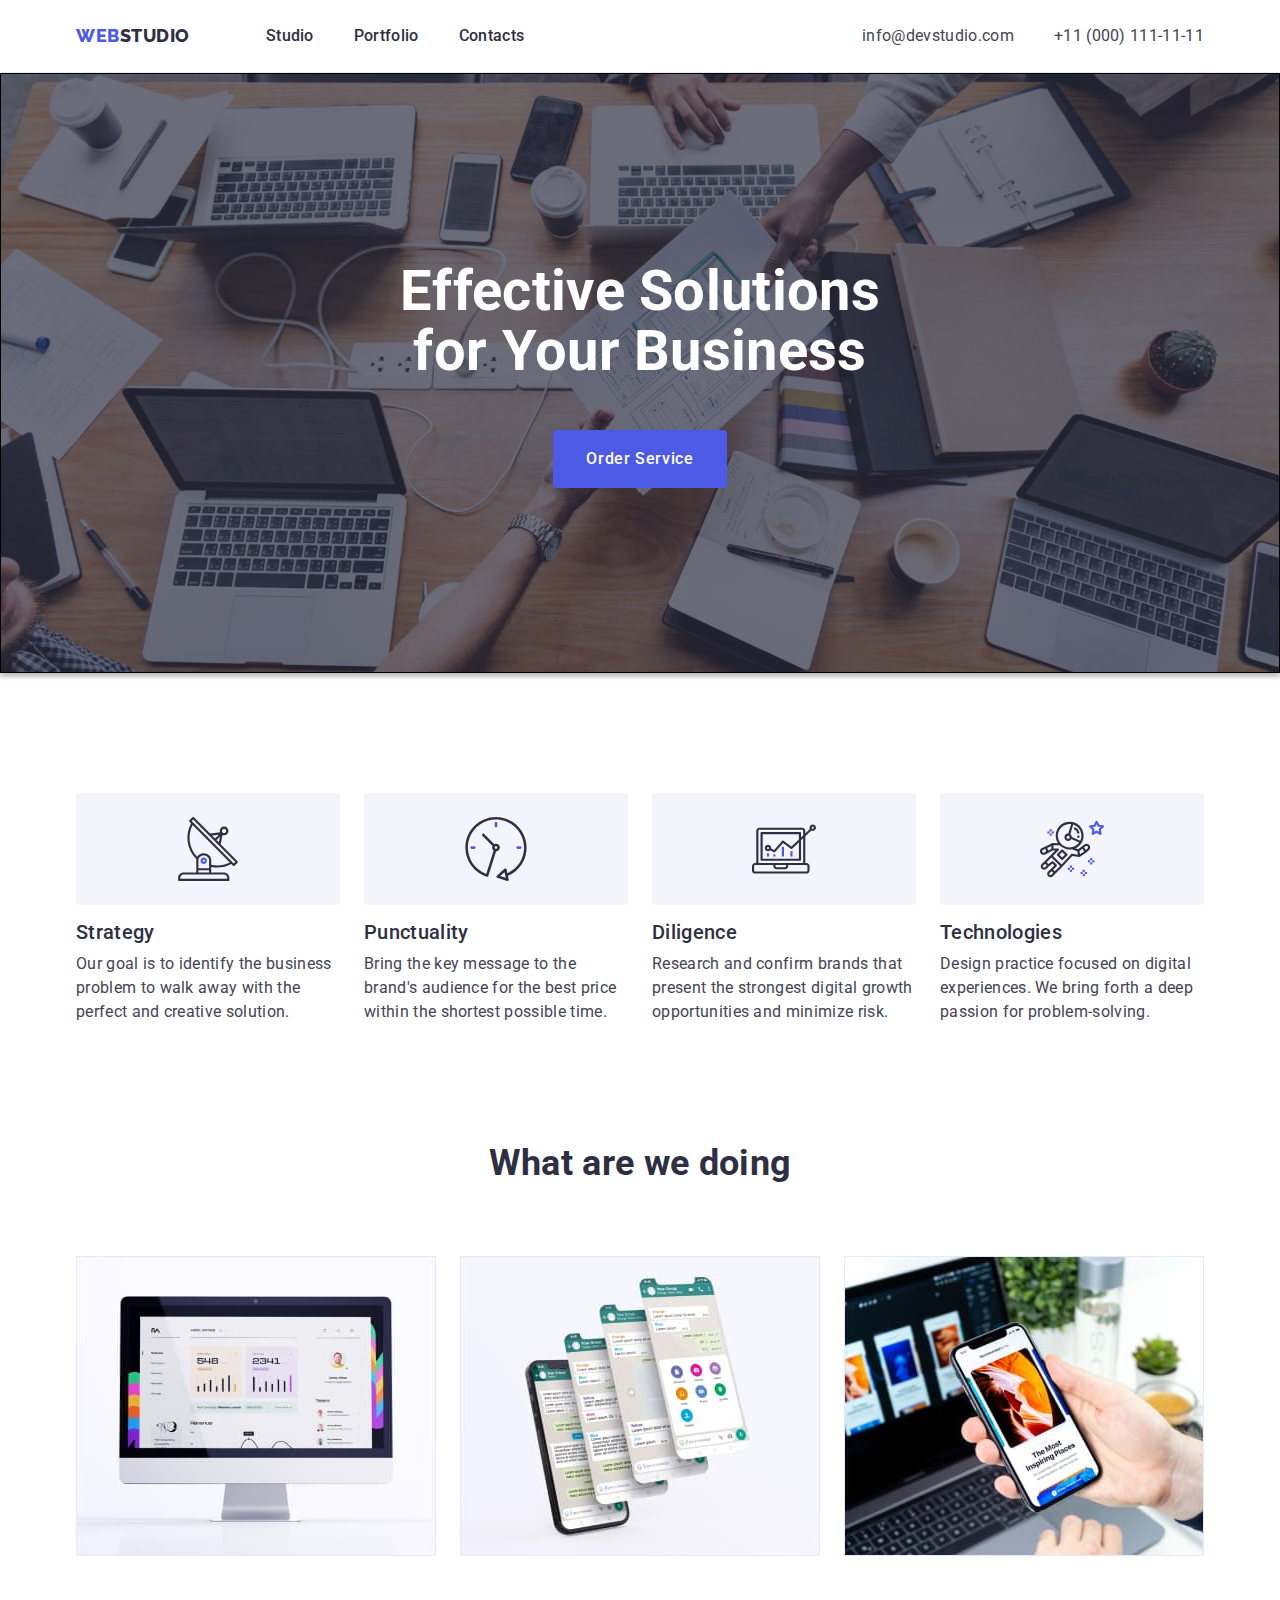
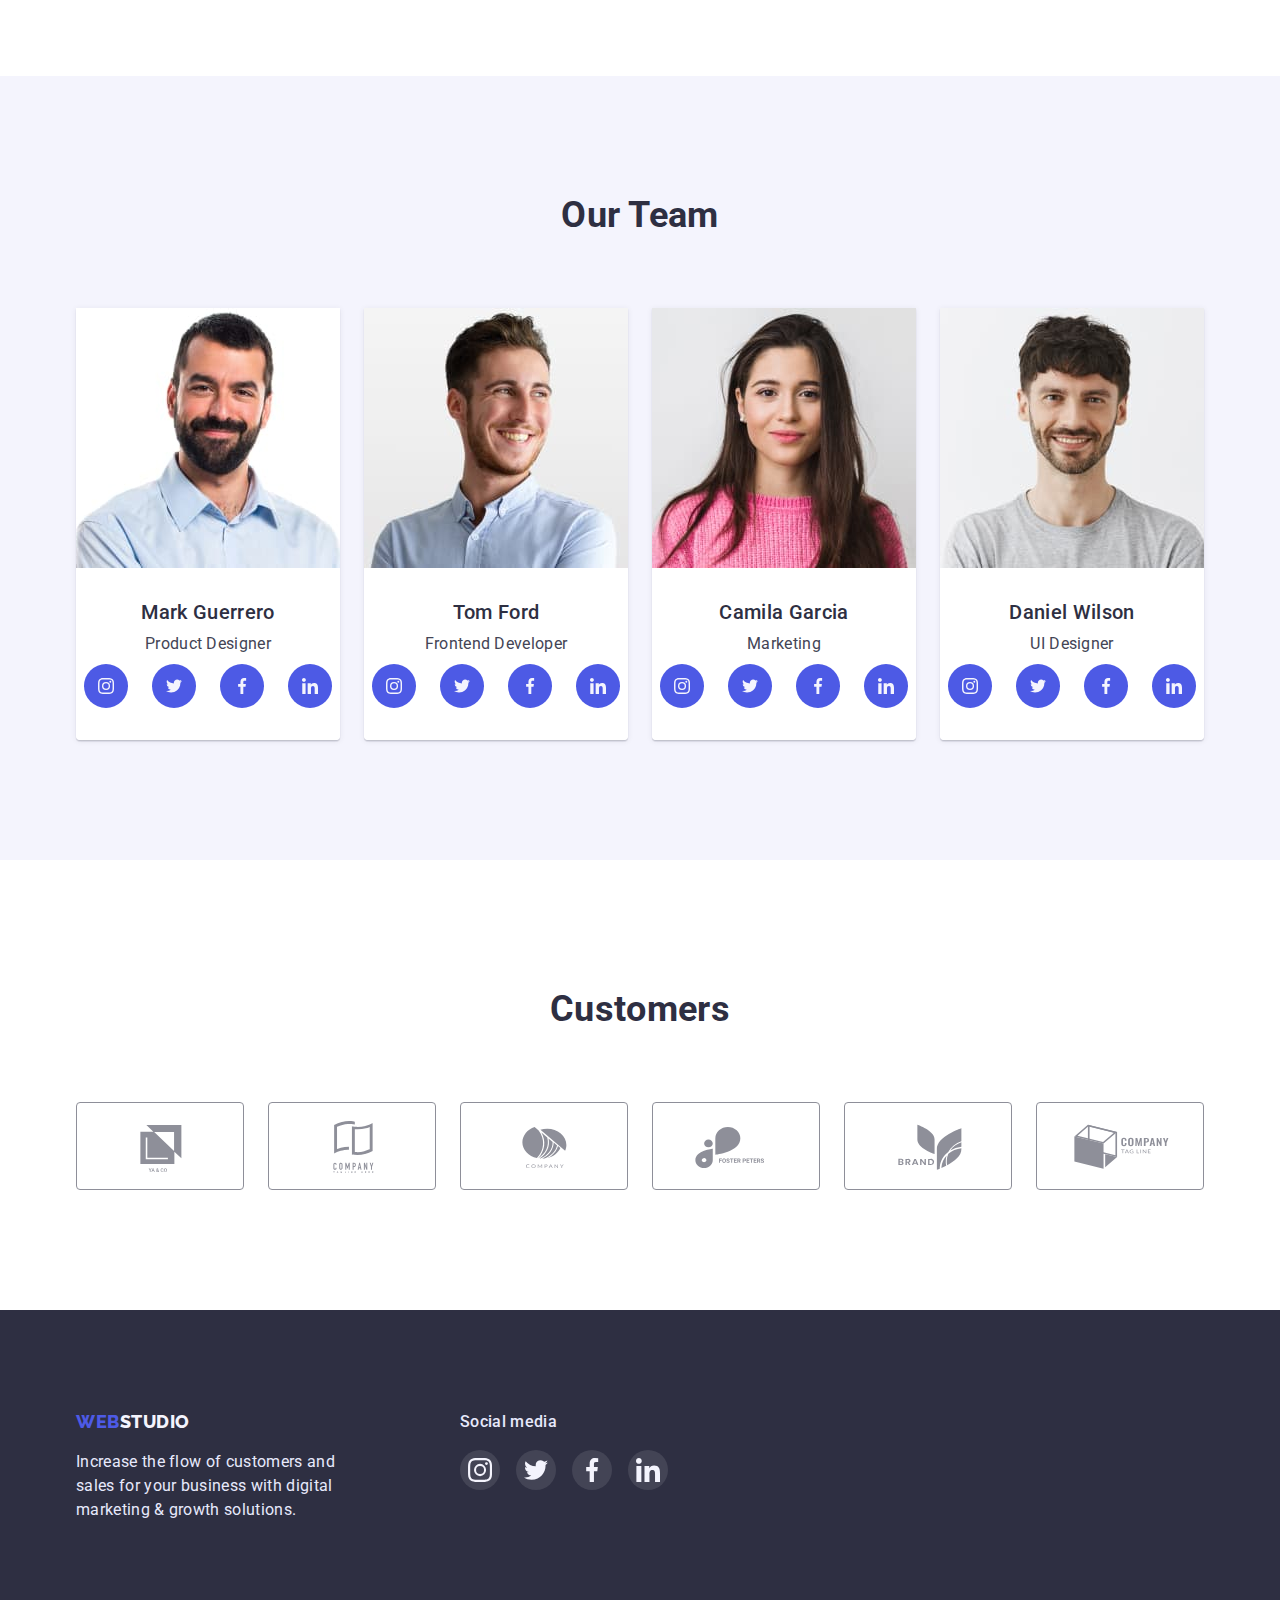
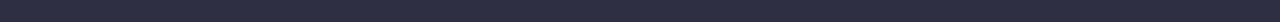
<file: index.html>
<!DOCTYPE html>
<html lang="en">
<head>
    <meta charset="UTF-8">
    <meta http-equiv="X-UA-Compatible" content="IE=edge">
    <meta name="viewport" content="width=device-width, initial-scale=1.0">
    <title>WebStudio</title>
    <link
        href="https://fonts.googleapis.com/css2?family=Raleway:wght@800&family=Roboto:wght@100;400;500;700;900&display=swap"
        rel="stylesheet">
    <link rel="stylesheet" 
        href="https://cdnjs.cloudflare.com/ajax/libs/modern-normalize/1.1.0/modern-normalize.min.css">
    <link rel="stylesheet" href="./css/styles.css">
</head>
<body>

    <!--Header-->
    <header class="header">
        <div class="container main-header">
        <a href="./index.html" class="logo">
            <span class="logo-web">Web</span><span class="logo-studio">Studio</span>
        </a>

        <nav>
            <ul class="site-nav list">
                <li class="item"><a href="./studio.html" class="link">Studio</a></li>
                <li class="item"><a href="./portfolio.html" class="link">Portfolio</a></li>
                <li class="item"><a href="./contacts.html" class="link">Contacts</a></li>
            </ul>
        </nav>

        <address class="address">
            <ul class="contacts list">
                <li class="address-list"><a href="mailto:info@devstudio.com" class="link">info@devstudio.com</a></li>
                <li class="address-list"><a href="tel:+110001111111" class="link">+11 (000) 111-11-11</a></li>
            </ul>
        </address>
        </div>

    </header>

    <!--Main-->

    <main>
        <!--Section Hero-->
        <section class="hero hero-bgi">
            <div class="container">
            <h1 class="hero-title">Effective Solutions for Your Business</h1>
            <button type="button" class="button">Order Service</button>
            </div>
        </section>
        
        <!--Section advantages-->
        <section class="section-feature">
            <div class="container">
            <ul class="feature list">
                <li class="feature-text">
                    <h2 class="title">Strategy</h2>
                    <p>Our goal is to identify the business
                    problem to walk away with the perfect and creative solution.</p>
                </li>

                <li class="feature-text">
                    <h2 class="title">Punctuality</h2>
                    <p>Bring the key message to the brand's audience for the best price within the shortest possible time.</p>
                </li>

                <li class="feature-text">
                    <h2 class="title">Diligence</h2>
                    <p>Research and confirm brands that present the strongest digital growth opportunities and minimize risk.</p>
                </li>

                <li class="feature-text">
                    <h2 class="title">Technologies</h2>
                    <p>Design practice focused on digital experiences. We bring forth a deep passion for problem-solving.</p>
                </li>
            </ul>
            </div>
        </section>
        <!--Our works-->
        <section class="section">
            <div class="container">
            <h2 class="section-title">What are we doing</h2>
            <ul class="list works">
                <li class="works-item">
                    <img src="./images/box1-1.jpg" 
                    alt="Graphs on the monitor"
                    width="360"
                    height="300">
                </li>
                <li class="works-item">
                    <img src="./images/box2-2.jpg" 
                    alt="Mobile Application Development" 
                    width="360" 
                    height="300">
                </li>
                <li class="works-item">
                    <img src="./images/box3-3.jpg" 
                    alt="Application on the phone" 
                    width="360" 
                    height="300">
                </li>
            </ul>
            </div>
        </section>
        <!--Our Team-->
        <section class="section employees">
            <div class="container">
            <h2 class="section-title">Our Team</h2>
            <ul class="team list">
                <li class="team-members"><img src="./images/team1-1.jpg"
                    alt="Mark Guerrero"
                    width="264" 
                    height="260">
                    <div class="team-item">
                    <h3 class="title">Mark Guerrero</h3>
                    <p>Product Designer</p>
                    <ul class="team-social-list list">
                        <li class="team-soc-item">
                            <a href="" class="team-social-link link">
                                <svg class="social-logo" width="16" height="16">
                                <use href="./images/icons.svg#logo-instagram"></use>
                                </svg>
                            </a>
                        </li>
                        <li class="team-soc-item">
                            <a href="" class="team-social-link link">
                                <svg class="social-logo" width="16" height="16">
                                <use href="./images/icons.svg#logo-twitter"></use>
                                </svg>
                            </a>
                        </li>
                        <li class="team-soc-item">
                            <a href="" class="team-social-link link">
                                <svg class="social-logo" width="16" height="16">
                                <use href="./images/icons.svg#logo-facebook"></use>
                                </svg>
                            </a>
                        </li>
                        <li class="team-soc-item">
                            <a href="" class="team-social-link link">
                                <svg class="social-logo" width="16" height="16">
                                <use href="./images/icons.svg#logo-linkedin"></use>
                                </svg>
                            </a>
                        </li>
                    </ul>
                    </div>
                <li class="team-members"><img src="./images/team2-2.jpg" 
                    alt="Tom Ford"
                    width="264" 
                    height="260">
                    <div class="team-item">
                    <h3 class="title">Tom Ford</h3>
                    <p>Frontend Developer</p>
                    <ul class="team-social-list list">
                        <li class="team-soc-item">
                            <a href="" class="team-social-link link">
                                <svg class="social-logo" width="16" height="16">
                                    <use href="./images/icons.svg#logo-instagram"></use>
                                </svg>
                            </a>
                        </li>
                        <li class="team-soc-item">
                            <a href="" class="team-social-link link">
                                <svg class="social-logo" width="16" height="16">
                                    <use href="./images/icons.svg#logo-twitter"></use>
                                </svg>
                            </a>
                        </li>
                        <li class="team-soc-item">
                            <a href="" class="team-social-link link">
                                <svg class="social-logo" width="16" height="16">
                                    <use href="./images/icons.svg#logo-facebook"></use>
                                </svg>
                            </a>
                        </li>
                        <li class="team-soc-item">
                            <a href="" class="team-social-link link">
                                <svg class="social-logo" width="16" height="16">
                                    <use href="./images/icons.svg#logo-linkedin"></use>
                                </svg>
                            </a>
                        </li>
                    </ul>
                    </div>
                </li>
                <li class="team-members"><img src="./images/team3-3.jpg" 
                    alt="Camila Garcia"
                    width="264" 
                    height="260">
                    <div class="team-item">
                    <h3 class="title">Camila Garcia</h3>
                    <p>Marketing</p>
                    <ul class="team-social-list list">
                        <li class="team-soc-item">
                            <a href="" class="team-social-link link">
                                <svg class="social-logo" width="16" height="16">
                                    <use href="./images/icons.svg#logo-instagram"></use>
                                </svg>
                            </a>
                        </li>
                        <li class="team-soc-item">
                            <a href="" class="team-social-link link">
                                <svg class="social-logo" width="16" height="16">
                                    <use href="./images/icons.svg#logo-twitter"></use>
                                </svg>
                            </a>
                        </li>
                        <li class="team-soc-item">
                            <a href="" class="team-social-link link">
                                <svg class="social-logo" width="16" height="16">
                                    <use href="./images/icons.svg#logo-facebook"></use>
                                </svg>
                            </a>
                        </li>
                        <li class="team-soc-item">
                            <a href="" class="team-social-link link">
                                <svg class="social-logo" width="16" height="16">
                                    <use href="./images/icons.svg#logo-linkedin"></use>
                                </svg>
                            </a>
                        </li>
                    </ul>
                    </div>
                </li>
                <li class="team-members"><img src="./images/team4-4.jpg" 
                    alt="Daniel Wilson"
                    width="264" 
                    height="260">
                    <div class="team-item">
                    <h3 class="title">Daniel Wilson</h3>
                    <p>UI Designer</p>
                    <ul class="team-social-list list">
                        <li class="team-soc-item">
                            <a href="" class="team-social-link link">
                                <svg class="social-logo" width="16" height="16">
                                    <use href="./images/icons.svg#logo-instagram"></use>
                                </svg>
                            </a>
                        </li>
                        <li class="team-soc-item">
                            <a href="" class="team-social-link link">
                                <svg class="social-logo" width="16" height="16">
                                    <use href="./images/icons.svg#logo-twitter"></use>
                                </svg>
                            </a>
                        </li>
                        <li class="team-soc-item">
                            <a href="" class="team-social-link link">
                                <svg class="social-logo" width="16" height="16">
                                    <use href="./images/icons.svg#logo-facebook"></use>
                                </svg>
                            </a>
                        </li>
                        <li class="team-soc-item">
                            <a href="" class="team-social-link link">
                                <svg class="social-logo" width="16" height="16">
                                    <use href="./images/icons.svg#logo-linkedin"></use>
                                </svg>
                            </a>
                        </li>
                    </ul>
                    </div>
                </li>
            </ul>
            </div>
        </section>

        <!--Customers-->
        <section class="section-customers">
            <div class="container">
            <h2 class="section-title customers-title">Customers</h2>
            <ul class="customers list">
                <li class="customers-item">
                    <a href="" class="customers-social-link link">
                        <svg class="customers-img" width="104" height="56">
                            <use href="./images/icons.svg#client-1"></use>
                        </svg> 
                    </a>      
                </li>
                <li class="customers-item">
                    <a href="" class="customers-social-link link">
                        <svg class="customers-img" width="104" height="56">
                            <use href="./images/icons.svg#client-2"></use>
                        </svg>
                    </a>
                </li>
                <li class="customers-item">
                    <a href="" class="customers-social-link link">
                        <svg class="customers-img" width="104" height="56">
                            <use href="./images/icons.svg#client-3"></use>
                        </svg>
                    </a>
                </li>
                <li class="customers-item">
                    <a href="" class="customers-social-link link">
                        <svg class="customers-img" width="104" height="56">
                            <use href="./images/icons.svg#client-4"></use>
                        </svg>
                    </a>
                </li>
                <li class="customers-item">
                    <a href="" class="customers-social-link link">
                        <svg class="customers-img" width="104" height="56">
                            <use href="./images/icons.svg#client-5"></use>
                        </svg>
                    </a>
                </li>
                <li class="customers-item">
                    <a href="" class="customers-social-link link">
                        <svg class="customers-img" width="104" height="56">
                            <use href="./images/icons.svg#client-6"></use>
                        </svg>
                    </a>
                </li>
            </ul>
            </div>
        </section>

    </main>

    <!--Footer-->

    <footer class="footer">
        <div class="container footer-container">
            <div class="footer-stab">
                <a href="./index.html" class="footer-logo">
                    <span class="footer-web">Web</span><span class="footer-studio">Studio</span>
                </a>
                <p class="text-footer">
                    Increase the flow of customers and
                    sales for your business with digital
                    marketing & growth solutions.
                </p>
            </div>
        
        <div class="footer-container-soc">
            <p class="footer-title-soc">Social media</p>
            <ul class="footer-list list">
                <li class="footer-soc-item">
                    <a href="" class="footer-social-link link">
                        <svg class="social-logo" width="24" height="24">
                            <use href="./images/icons.svg#logo-instagram"></use>
                        </svg>
                    </a>
                </li>
                <li class="footer-soc-item">
                    <a href="" class="footer-social-link link">
                        <svg class="social-logo" width="24" height="24">
                            <use href="./images/icons.svg#logo-twitter"></use>
                        </svg>
                    </a>
                </li>
                <li class="footer-soc-item">
                    <a href="" class="footer-social-link link">
                        <svg class="social-logo" width="24" height="24">
                            <use href="./images/icons.svg#logo-facebook"></use>
                        </svg>
                    </a>
                </li>
                <li class="footer-soc-item">
                    <a href="" class="footer-social-link link">
                        <svg class="social-logo" width="24" height="24">
                            <use href="./images/icons.svg#logo-linkedin"></use>
                        </svg>
                    </a>
                </li>
            </ul>
        </div>
        </div>
    </footer>
</body>
</html>
</file>
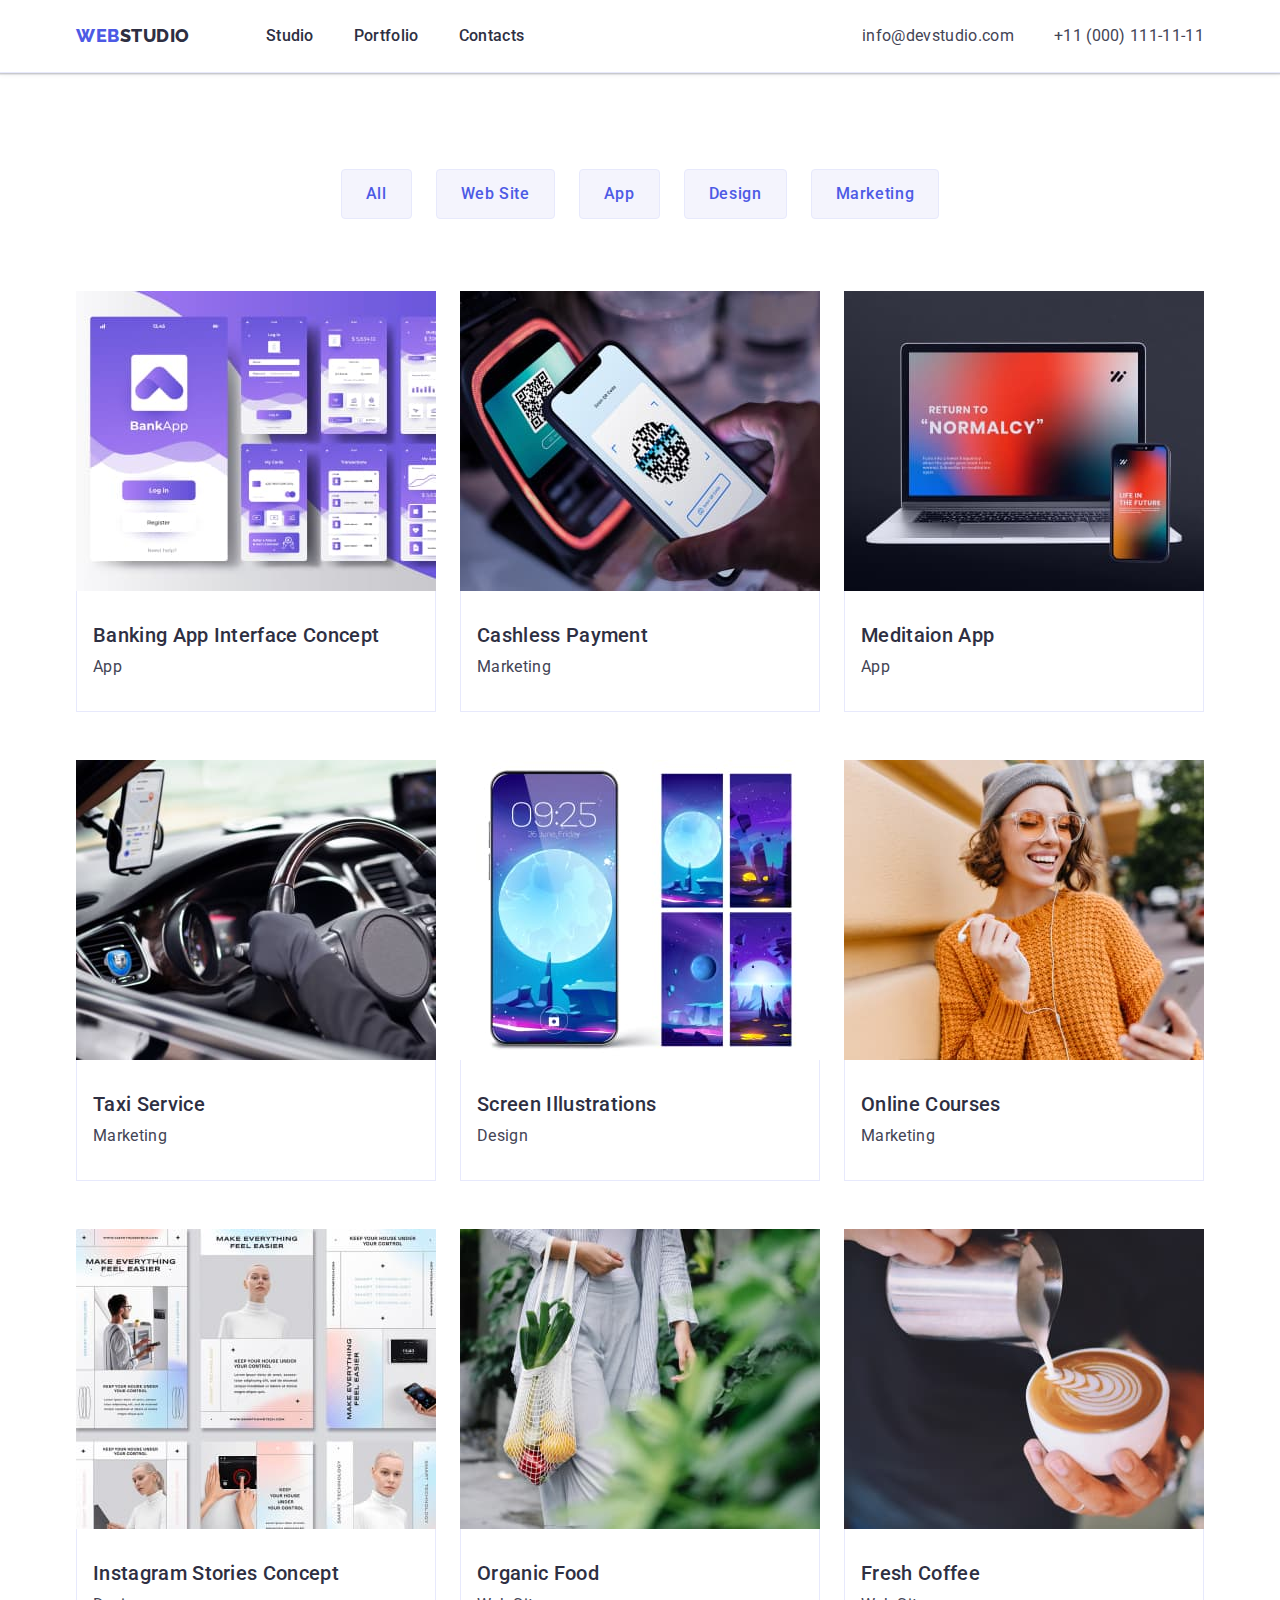
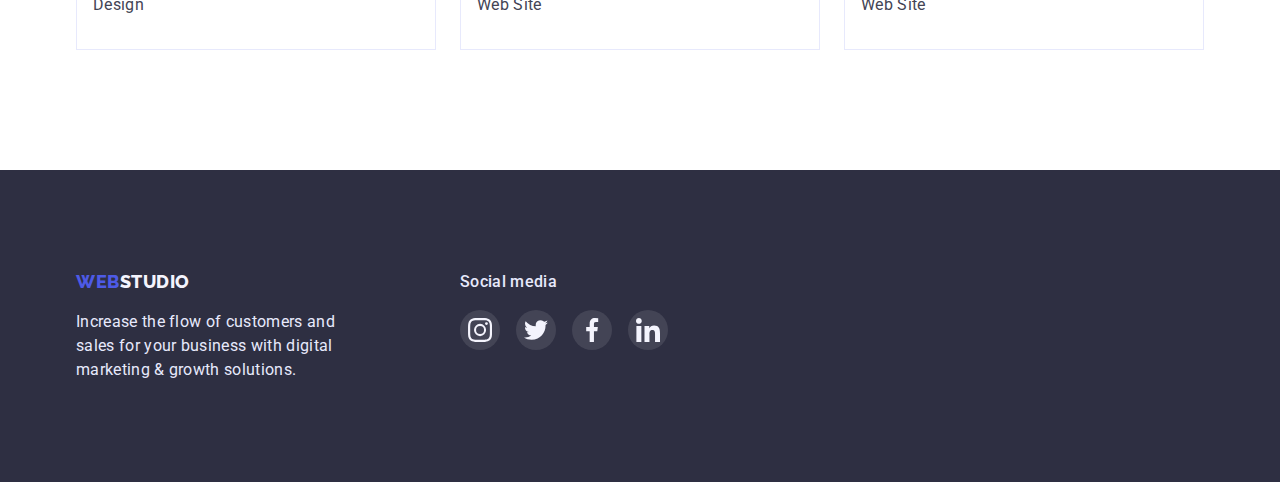
<file: portfolio.html>
<!DOCTYPE html>
<html lang="en">
<head>
    <meta charset="UTF-8">
    <meta http-equiv="X-UA-Compatible" content="IE=edge">
    <meta name="viewport" content="width=device-width, initial-scale=1.0">
    <title>WebStudio</title>
    <link
        href="https://fonts.googleapis.com/css2?family=Raleway:wght@800&family=Roboto:wght@100;400;500;700;900&display=swap"
        rel="stylesheet">
    <link rel="stylesheet" 
        href="https://cdnjs.cloudflare.com/ajax/libs/modern-normalize/1.1.0/modern-normalize.min.css">
    <link rel="stylesheet" href="./css/styles.css">
</head>
<body>

    <!--Header-->
    <header class="header">
        <div class="container main-header">
        <a href="./index.html" class="logo">
            <span class="logo-web">Web</span><span class="logo-studio">Studio</span>
        </a>

        <nav>
            <ul class="site-nav list">
                <li class="item"><a href="./studio.html" class="link">Studio</a></li>
                <li class="item"><a href="./portfolio.html" class="link">Portfolio</a></li>
                <li class="item"><a href="./contacts.html" class="link">Contacts</a></li>
            </ul>
        </nav>

        <address class="address">
            <ul class="contacts list">
                <li class="address-list"><a href="mailto:info@devstudio.com" class="link">info@devstudio.com</a></li>
                <li class="address-list"><a href="tel:+110001111111" class="link">+11 (000) 111-11-11</a></li>
            </ul>
        </address>
        </div>

    </header>

    <!--Main-->

    <main>

        <!--Section-portfolio-->
        <section class="section-portfolio">
            <div class="container">
                <div>
                    <h1 class="title-portfolio"></h1>
                </div>
            <ul class="list button-list">
                <div class="main-button">
                <li class="button-item"><button type="button" class="button-portfolio">All</button></li>
                <li class="button-item"><button type="button" class="button-portfolio">Web Site</button></li>
                <li class="button-item"><button type="button" class="button-portfolio">App</button></li>
                <li class="button-item"><button type="button" class="button-portfolio">Design</button></li>
                <li class="button-item"><button type="button" class="button-portfolio">Marketing</button></li>
                </div>
            </ul>
                <div>
                <ul class="project-card list">
                    <li class="item-card">
                    <a href="" class="cards">
                    <img src="./images/images-portfolio/banking-app.jpg" 
                    alt="Banking application"
                    width="360" 
                    height="300">
                    <div class="project-border">
                        <h2 class="project">Banking App Interface Concept</h2>
                        <p class="type">App</p>
                    </div>
                    </a>
                    </li>
                    <li class="item-card">
                        <a href="" class="cards">
                            <img src="./images/images-portfolio/cashless.jpg" alt="Phone and terminal" width="360" height="300">
                            <div class="project-border">
                                <h2 class="project">Cashless Payment</h2>
                                <p class="type">Marketing</p>
                            </div>
                        </a>
                    </li>
                    <li class="item-card">
                        <a href="" class="cards">
                            <img src="./images/images-portfolio/meditaion.jpg" alt="Laptop and phone" width="360" height="300">
                            <div class="project-border">
                                <h2 class="project">Meditaion App</h2>
                                <p class="type">App</p>
                            </div>
                        </a>
                    </li>
                    <li class="item-card">
                        <a href="" class="cards">
                            <img src="./images/images-portfolio/taxi-service.jpg" alt="Car steering wheel and phone" width="360" height="300">
                            <div class="project-border">
                                <h2 class="project">Taxi Service</h2>
                                <p class="type">Marketing</p>
                            </div>
                        </a>
                    </li>
                    <li class="item-card">
                        <a href="" class="cards">
                            <img src="./images/images-portfolio/screen.jpg" alt="A picture of the moon on the phone" width="360" height="300">
                            <div class="project-border">
                                <h2 class="project">Screen Illustrations</h2>
                                <p class="type">Design</p>
                            </div>
                        </a>
                    </li>
                    <li class="item-card">
                        <a href="" class="cards">
                            <img src="./images/images-portfolio/online-courses.jpg" alt="A woman holds a phone in her hand" width="360"
                                height="300">
                            <div class="project-border">
                                <h2 class="project">Online Courses</h2>
                                <p class="type">Marketing</p>
                            </div>
                        </a>
                    </li>
                    <li class="item-card">
                        <a href="" class="cards">
                            <img src="./images/images-portfolio/instagram-stories.jpg" alt="Several Instagram stories" width="360" height="300">
                            <div class="project-border">
                                <h2 class="project">Instagram Stories Concept</h2>
                                <p class="type">Design</p>
                            </div>
                        </a>
                    </li>
                    <li class="item-card">
                        <a href="" class="cards">
                            <img src="./images/images-portfolio/organic-food.jpg" alt="A woman carries vegetables and fruits in a bag"
                                width="360" height="300">
                            <div class="project-border">
                                <h2 class="project">Organic Food</h2>
                                <p class="type">Web Site</p>
                            </div>
                        </a>
                    </li>
                    <li class="item-card">
                        <a href="" class="cards">
                            <img src="./images/images-portfolio/fresh-coffee.jpg" alt="Coffee is poured into a cup" width="360" height="300">
                            <div class="project-border">
                                <h2 class="project">Fresh Coffee</h2>
                                <p class="type">Web Site</p>
                            </div>
                        </a>
                    </li>
                </ul>
                </div>
            </div>
        </section>

    </main>

    <!--Footer-->
    
    <footer class="footer">
        <div class="container footer-container">
            <div class="footer-stab">
                <a href="./index.html" class="footer-logo">
                    <span class="footer-web">Web</span><span class="footer-studio">Studio</span>
                </a>
                <p class="text-footer">
                    Increase the flow of customers and
                    sales for your business with digital
                    marketing & growth solutions.
                </p>
            </div>
    
            <div class="footer-container-soc">
                <p class="footer-title-soc">Social media</p>
                <ul class="footer-list list">
                    <li class="footer-soc-item">
                        <a href="" class="footer-social-link link">
                            <svg class="social-logo" width="24" height="24">
                                <use href="./images/icons.svg#logo-instagram"></use>
                            </svg>
                        </a>
                    </li>
                    <li class="footer-soc-item">
                        <a href="" class="footer-social-link link">
                            <svg class="social-logo" width="24" height="24">
                                <use href="./images/icons.svg#logo-twitter"></use>
                            </svg>
                        </a>
                    </li>
                    <li class="footer-soc-item">
                        <a href="" class="footer-social-link link">
                            <svg class="social-logo" width="24" height="24">
                                <use href="./images/icons.svg#logo-facebook"></use>
                            </svg>
                        </a>
                    </li>
                    <li class="footer-soc-item">
                        <a href="" class="footer-social-link link">
                            <svg class="social-logo" width="24" height="24">
                                <use href="./images/icons.svg#logo-linkedin"></use>
                            </svg>
                        </a>
                    </li>
                </ul>
            </div>
        </div>
    </footer>
</body>
    
</html>
</file>
<file: css/styles.css>
:root {
    --primary-text-color: #434455;
    --title-text-color: #2E2F42;
    --active-color: #404BBF;
    --primary-bg-color: #FFFFFF;
    --title-bg-color: #2E2F42;
    --hero-text-color: #FFFFFF;
    --team-bg-color: #F4F4FD;
    --logo-primary-color: #4D5AE5;
    --logo-secondary-color: #2E2F42;
    --logo-footer-color: #F4F4FD;
    --text-footer-color: #E7E9FC;
    --active-color-button: #FFFFFF;
    --active-bgc-button: #404BBF;
    --button-text-color: #4D5AE5;
    --button-text-bgc: #F4F4FD;
    --primary-social-logo: #F4F4FD;
}

body {
    background-color: var(--primary-bg-color);
    color: var(--primary-text-color);

    font-family: 'Roboto', sans-serif;
    letter-spacing: 0.02em;
    font-size: 16px;
    line-height: 1.5;
}

img {
    display: block;
}

.list {
    list-style: none;
}

.container {
    width: 1158px;
    padding-left: 15px;
    padding-right: 15px;
    margin: 0 auto;
}

h1, h2, h3, h4, h5, h6, p, ul {
    margin: 0;
    padding: 0;
}

.section {
    padding-top: 120px;
    padding-bottom: 120px;
}
.section-feature {
    padding-top: 120px;
}
.section-customers {
    padding-top: 130px;
    padding-bottom: 120px;
}
.section-portfolio {
    padding-top: 96px;
    padding-bottom: 120px;
}

/* Header */
.header {
    border-bottom: 1px solid #E7E9FC;
        box-shadow: 0px 2px 1px rgba(46, 47, 66, 0.08), 0px 1px 1px rgba(46, 47, 66, 0.16), 0px 1px 6px rgba(46, 47, 66, 0.08);
}
.main-header {
    display: flex;
    align-items: center;
}

/*Logo*/
.logo {
    display: inline-block;
    font-family: Raleway, sans-serif;
    letter-spacing: 0.03em;
    font-weight: 800;
    font-size: 18px;
    line-height: 1.33;
    text-decoration: none;
    text-transform: uppercase;
}
.logo-web {
    color: var(--logo-primary-color);
}
.logo-studio {
    color: var(--logo-secondary-color);
}

/*Nav*/
.site-nav .link {
    display: block;
    padding-top: 24px;
    padding-bottom: 24px;
    color: var(--title-text-color);
    font-weight: 500;
    text-decoration: none;
}
.site-nav .link:active,
.site-nav .link:focus,
.site-nav .link:hover,
.site-nav .link.current {
    color: var(--active-color);
}
.site-nav {
    display: flex;
    margin-left: 76px;
}
.site-nav .item {
    margin-right: 40px;
}
.site-nav .item:last-child {
    margin-right: 0;
}

/*Contacts*/
.contacts .link {
    display: block;
    padding-top: 24px;
    padding-bottom: 24px;
    color: var(--primary-text-color);
    font-size: 16px;
    line-height: 1.5;
    text-decoration: none;
    font-style: normal;
}
.contacts .link:active,
.contacts .link:focus,
.contacts .link:hover {
    color: var(--active-color);
}
.contacts {
    display: flex;
}
.address {
    margin-left: auto;
}
.contacts .address-list + .address-list {
    margin-left: 40px;
}

/*Hero*/
.hero {
    text-align: center;
    background-color: var(--title-bg-color);
    padding-bottom: 188px;
    padding-top: 188px;
}
.hero-title {
    width: 494px;
    margin-left: auto;
    margin-right: auto;
    color: var(--hero-text-color);
    font-weight: 700;
    font-size: 56px;
    line-height: 1.07;
}
/* Hero background */
.hero-bgi {
    max-width: 1440px;
    height: 600px;
    margin: 0 auto;
    background-image: linear-gradient(to right, rgba(46, 47, 66, 0.7),
            rgba(46, 47, 66, 0.7)),
        url("../images/people-office.jpg");
    background-repeat: no-repeat;
    background-position: center;
    border: 1px solid #000000;
    box-shadow: 0px 4px 4px rgba(0, 0, 0, 0.25);
}

/* Feature */
.feature .title {
    color: var(--title-text-color);
    font-weight: 500;
    font-size: 20px;
    line-height: 1.2;
    margin-bottom: 8px;
}
.feature {
    display: flex;
}
.feature-text {
    margin-right: 24px;
}
.feature-text:nth-child(4n) {
    margin-right: 0;
}
.feature-text::before {
    display: inline-block;
    content: '';
    width: 264px;
    height: 112px;
    background-repeat: no-repeat;
    background-position: center;
    background-color: rgba(244, 244, 253, 1);
    border-radius: 4px;
    margin-bottom: 8px;
}
.feature-text:nth-child(1)::before {
    background-image: url("../images/strategy.svg");
}
.feature-text:nth-child(2)::before {
    background-image: url('../images/punctuality.svg');
}
.feature-text:nth-child(3)::before {
    background-image: url('../images/diligence.svg');
}
.feature-text:nth-child(4)::before {
    background-image: url('../images/technologies.svg');
}

/* Works */
.works {
    display: flex;
}
.works-item {
    margin-right: 24px;
}
.works-item:nth-child(3n) {
    margin-right: 0;
}

/*Team*/
.employees {
    background-color: var(--team-bg-color);
}

.section-title {
    color: var(--title-text-color);
    font-weight: 700;
    font-size: 36px;
    line-height: 1.11;
    text-align: center;
    margin-bottom: 72px;
}
.team .title {
    color: var(--title-text-color);
    font-weight: 500;
    font-size: 20px;
    line-height: 1.2;
    margin-bottom: 8px;
}
.team {
    display: flex;
}
.team-members {
    margin-right: 24px;
    box-shadow: 0px 1px 6px rgba(46, 47, 66, 0.08), 0px 1px 1px rgba(46, 47, 66, 0.16), 0px 2px 1px rgba(46, 47, 66, 0.08);
    border-radius: 0px 0px 4px 4px;
}
.team-members:nth-child(4n) {
    margin-right: 0;
}
.team-item {
    padding-top: 32px;
    padding-bottom: 32px;
    text-align: center;
    background-color: #fff;
    border-radius: 0px 0px 4px 4px;
}
.team-social-list {
    display: flex;
    justify-content: center;
    gap: 24px;
    margin-top: 8px;
}
.team-soc-item {
    width: 44px;
    height: 44px;
    justify-content: center;
}
.team-social-link {
    width: 100%;
    height: 100%;
    border-radius: 50%;
    display: flex;
    align-items: center;
    justify-content: center;
    background-color: #4D5AE5;
}
.team-social-link:hover,
.team-social-link:focus {
    background-color: #404BBF;
}
.social-logo {
    fill: var(--primary-social-logo);
}

/* Customers */
.customers-title {
    margin-bottom: 72px;
}
.customers {
    display: flex;
}
.customers-item {
    display: flex;
    width: 168px;
    height: 88px;
    margin-right: 24px;
    background: var(--primary-bg-color);
}
.customers-social-link {
    display: flex;
    width: 100%;
    height: 100%;
    border-radius: 4px;
    background-repeat: no-repeat;
    background-position: center;
    align-items: center;
    justify-content: center;
    border: 1px solid #8E8F99;
    color: #8E8F99;
}
.customers-item:nth-child(6n) {
    margin-right: 0;
}
.customers-social-link:hover,
.customers-social-link:focus {
    box-shadow: 0px 4px 4px rgba(0, 0, 0, 0.25);
    color: var(--active-color);
    border: 1px solid var(--active-color);
}
.customers-img {
    fill: currentColor;
}

/*Footer*/

.footer-logo {
    font-family: Raleway, sans-serif;
    letter-spacing: 0.03em;
    font-weight: 800;
    font-size: 18px;
    line-height: 1.33;
    text-decoration: none;
    text-transform: uppercase;
    display: inline-block;
    margin-bottom: 16px;
}
.footer-web {
    color: var(--logo-primary-color);
}    
.footer {
    background-color: var(--title-bg-color);
    padding-top: 100px;
    padding-bottom: 100px;
}
.footer .text-footer {
    color: var(--text-footer-color);
    margin: 0;
}
.footer .footer-studio {
    color: var(--logo-footer-color);
    line-height: 1.17;
}
.text-footer {
    width: 264px;
    justify-content: flex-start; 
}
.footer-container {
    display: flex; 
}
.footer-stab {
    margin-right: 120px;
}
.footer-title-soc {
    color: var(--text-footer-color);
    font-weight: 500;
}
.footer-container-soc {
    width: 208px;
    height: 80px;
}
.footer-list {
    display: flex;
    justify-content: center;
    gap: 16px;
    margin-top: 16px;
}
.footer-soc-item {
    width: 40px;
    height: 40px;
    justify-content: center;
    align-items: center;
}
.footer-social-link {
    border-radius: 50%;
    width: 100%;
    height: 100%;
    display: flex;
    justify-content: center;
    align-items: center;
    background: rgba(255, 255, 255, 0.1);
}
.footer-social-link:hover {
    background: #31D0AA;
}

/*Button*/
.button {
    color: #FFFFFF;
    background-color: #4D5AE5;
    font-family: Roboto, sans-serif;
    font-weight: 500;
    font-size: 16px;
    line-height: 1.5;
    display: flex;
    letter-spacing: 0.04em;

    cursor: pointer;
    border-radius: 4px;
    padding: 16px 32px;
    margin: 0 auto;
    margin-top: 48px;
    min-width: 169px;
    border: 1px solid transparent;
}
.button:active,
.button:focus,
.button:hover {
    color: var(--active-color-button);
    background-color: var(--active-bgc-button);
    border: 1px solid transparent;
}

/*Section-portfolio*/

/*Button portfolio*/
.button-portfolio {
    font-family: Roboto, sans-serif;
    font-weight: 500;
    font-size: 16px;
    line-height: 1.5;
    display: flex;
    align-items: center;
    text-align: center;
    letter-spacing: 0.04em;
    color: var(--button-text-color);
    background-color: var(--button-text-bgc);

    cursor: pointer;
    border-radius: 4px;
    padding: 12px 24px;
    min-width: 69px;
    border: 1px solid var(--text-footer-color);
}
.button-portfolio:active,
.button-portfolio:focus,
.button-portfolio:hover {
    color: var(--active-color-button);
    background-color: var(--active-bgc-button);
    border: 1px solid transparent;
    box-shadow: 0px 3px 1px rgba(0, 0, 0, 0.1), 0px 2px 1px rgba(0, 0, 0, 0.08), 0px 2px 2px rgba(0, 0, 0, 0.12);
}

.main-button {
    display: flex;
    align-items: center;
    justify-content: center;
    margin-bottom: 72px;
}
.button-item {
    margin-right: 24px;
}
.button-item:nth-child(5n) {
    margin-right: 0;
}


/*Hidden headers*/
.title-portfolio {
    visibility: hidden;
}

/*Cards*/
.project-card .cards {
    text-decoration: none;
}

/*Project card*/
.project-card .project {
    font-weight: 500;
    font-size: 20px;
    line-height: 1.2;
    color: var(--title-text-color);
}
.project-card .type {
    color: var(--primary-text-color);
}
.cards .project {
    display: flex;
    margin-bottom: 8px;
}
.project-card {
    display: flex;
    flex-wrap: wrap;
}
.item-card {
    width: 360px;
    margin-right: 24px;
    margin-bottom: 48px;
}
.item-card:nth-child(3n) {
    margin-right: 0;
}
.item-card:nth-last-child(-n+3) {
    margin-bottom: 0;
}
.item-card:hover,
.item-card:focus {
    box-shadow: 0px 1px 6px rgba(46, 47, 66, 0.08), 0px 1px 1px rgba(46, 47, 66, 0.16), 0px 2px 1px rgba(46, 47, 66, 0.08);
}
.project-border {
    border-bottom: 1px solid #E7E9FC;
    border-left: 1px solid #E7E9FC;
    border-right: 1px solid #E7E9FC;
    padding: 32px 16px;
}
.project-border:hover,
.project-border:focus {
    border: 0;
}
</file>
